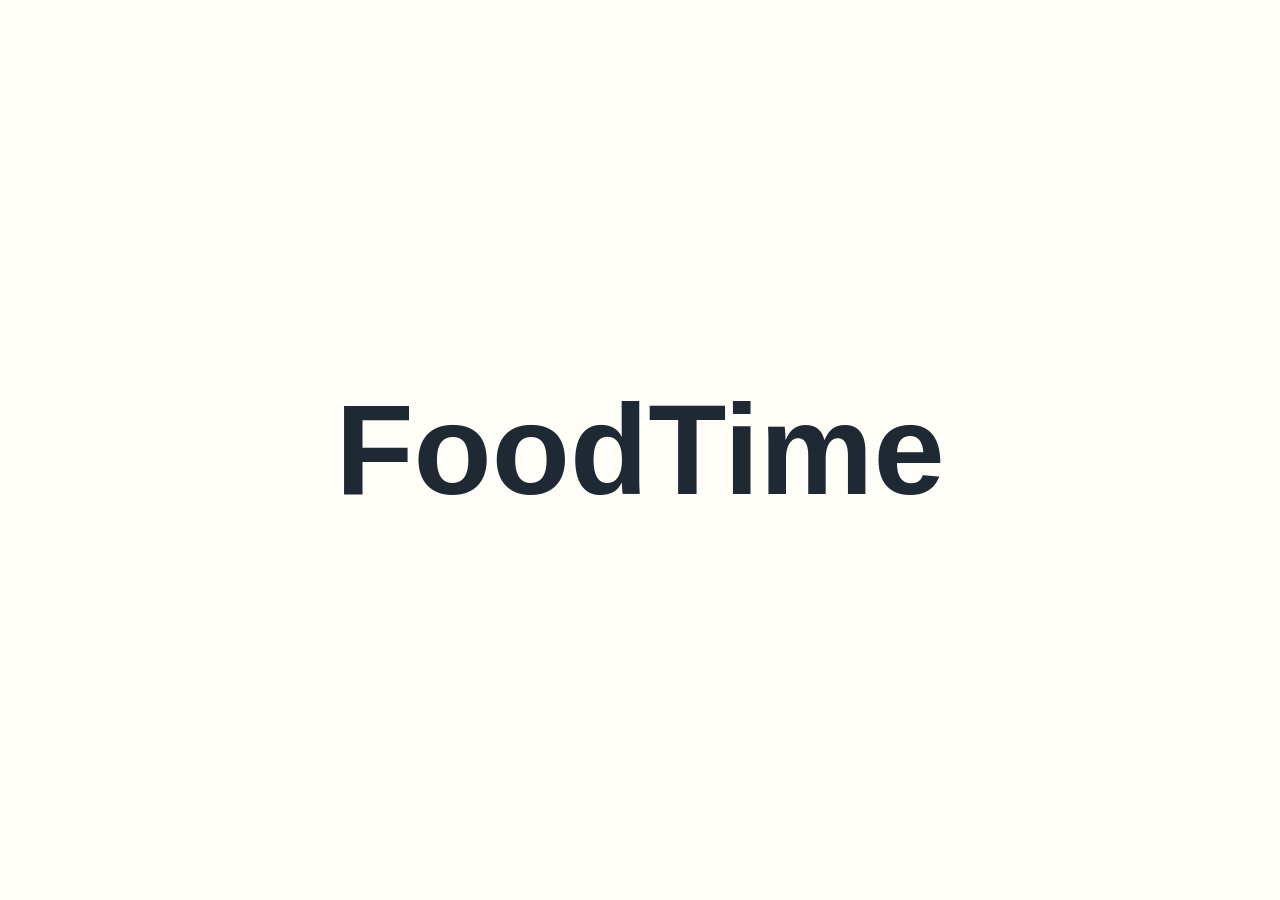
<file: index.html>
<!doctype html>
<html lang="zh-CN">
  <head>
    <meta charset="UTF-8" />
    <meta name="viewport" content="width=device-width, initial-scale=1.0" />
    <title>FoodTime</title>
    <style>
      :root {
        color-scheme: light;
        font-family:
          Inter, "Segoe UI", "PingFang SC", "Microsoft YaHei", Arial,
          sans-serif;
        color: #1f2933;
        background: #fffdf8;
      }

      * {
        box-sizing: border-box;
      }

      body {
        min-height: 100vh;
        margin: 0;
        display: grid;
        place-items: center;
      }

      h1 {
        margin: 0;
        font-size: clamp(3rem, 12vw, 8rem);
        font-weight: 800;
        line-height: 1;
        letter-spacing: 0;
      }
    </style>
  </head>
  <body>
    <main aria-label="Project name">
      <h1>FoodTime</h1>
    </main>
  </body>
</html>
</file>
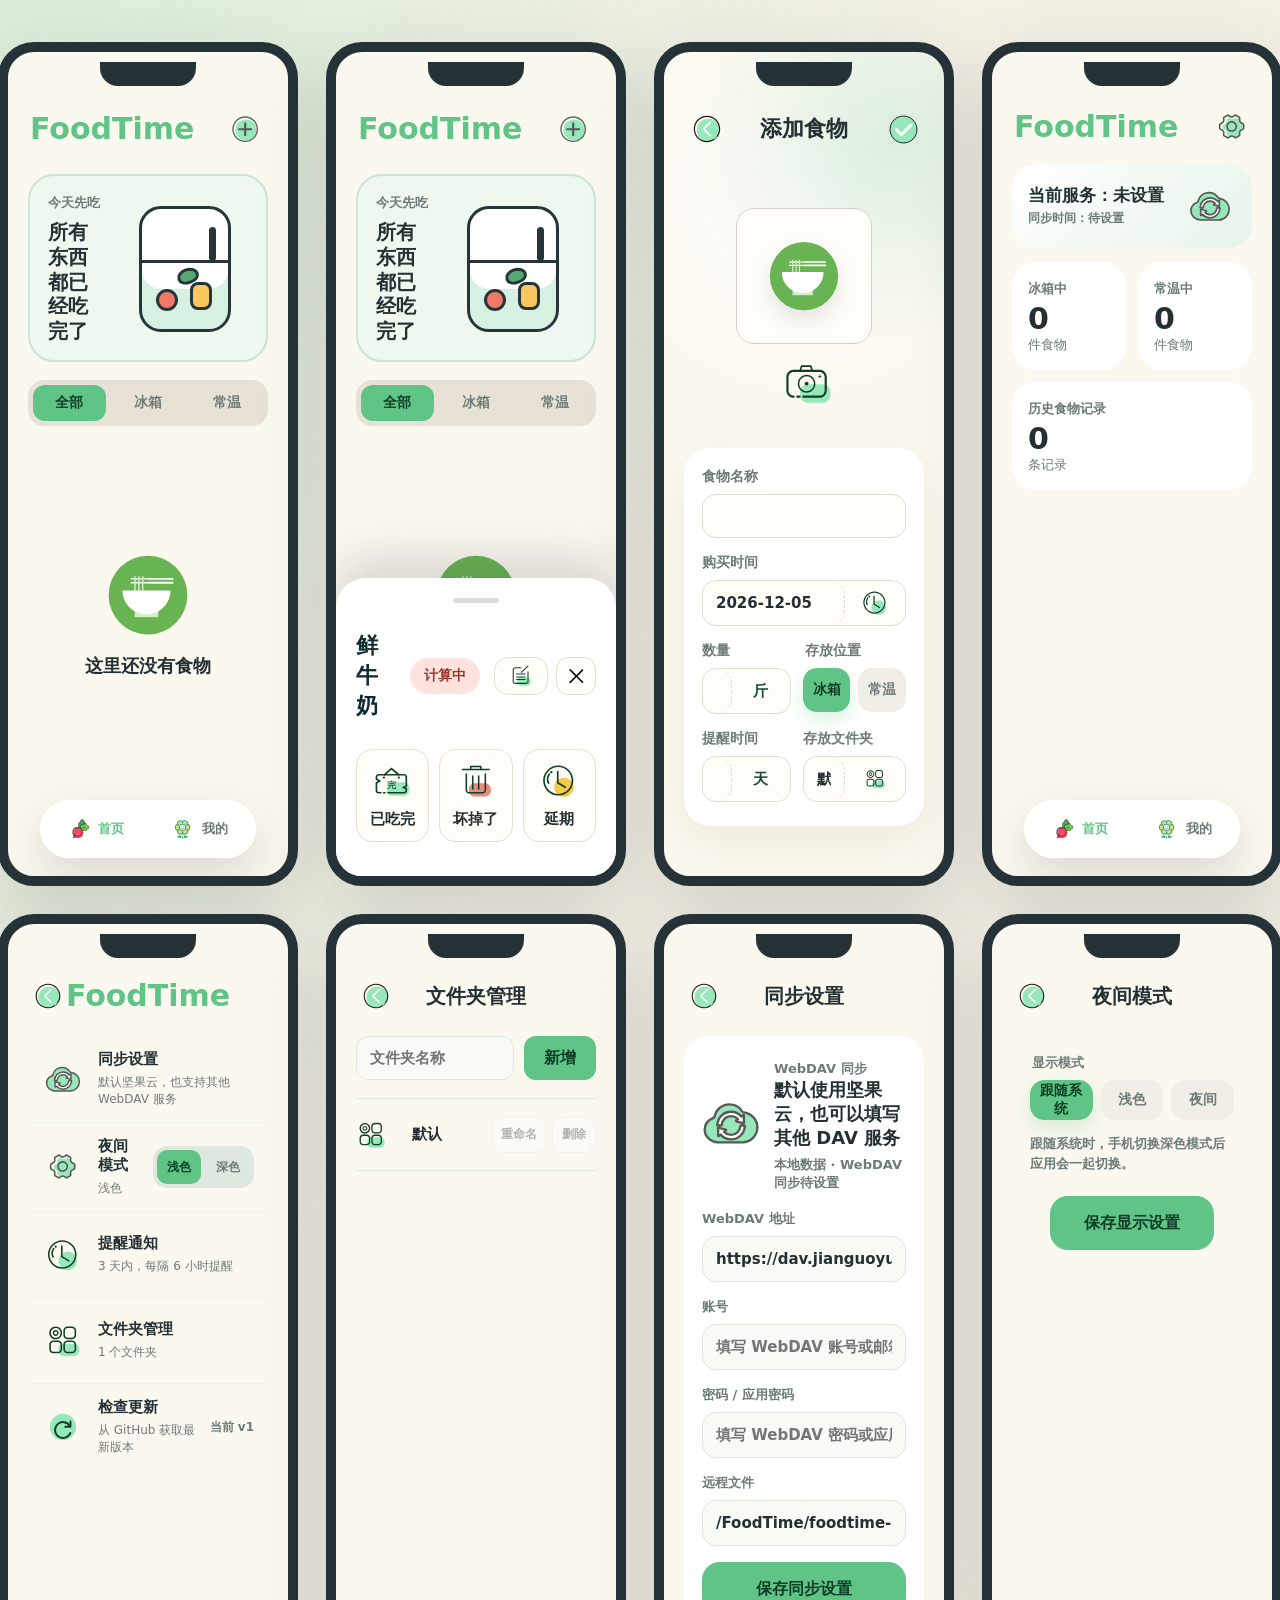
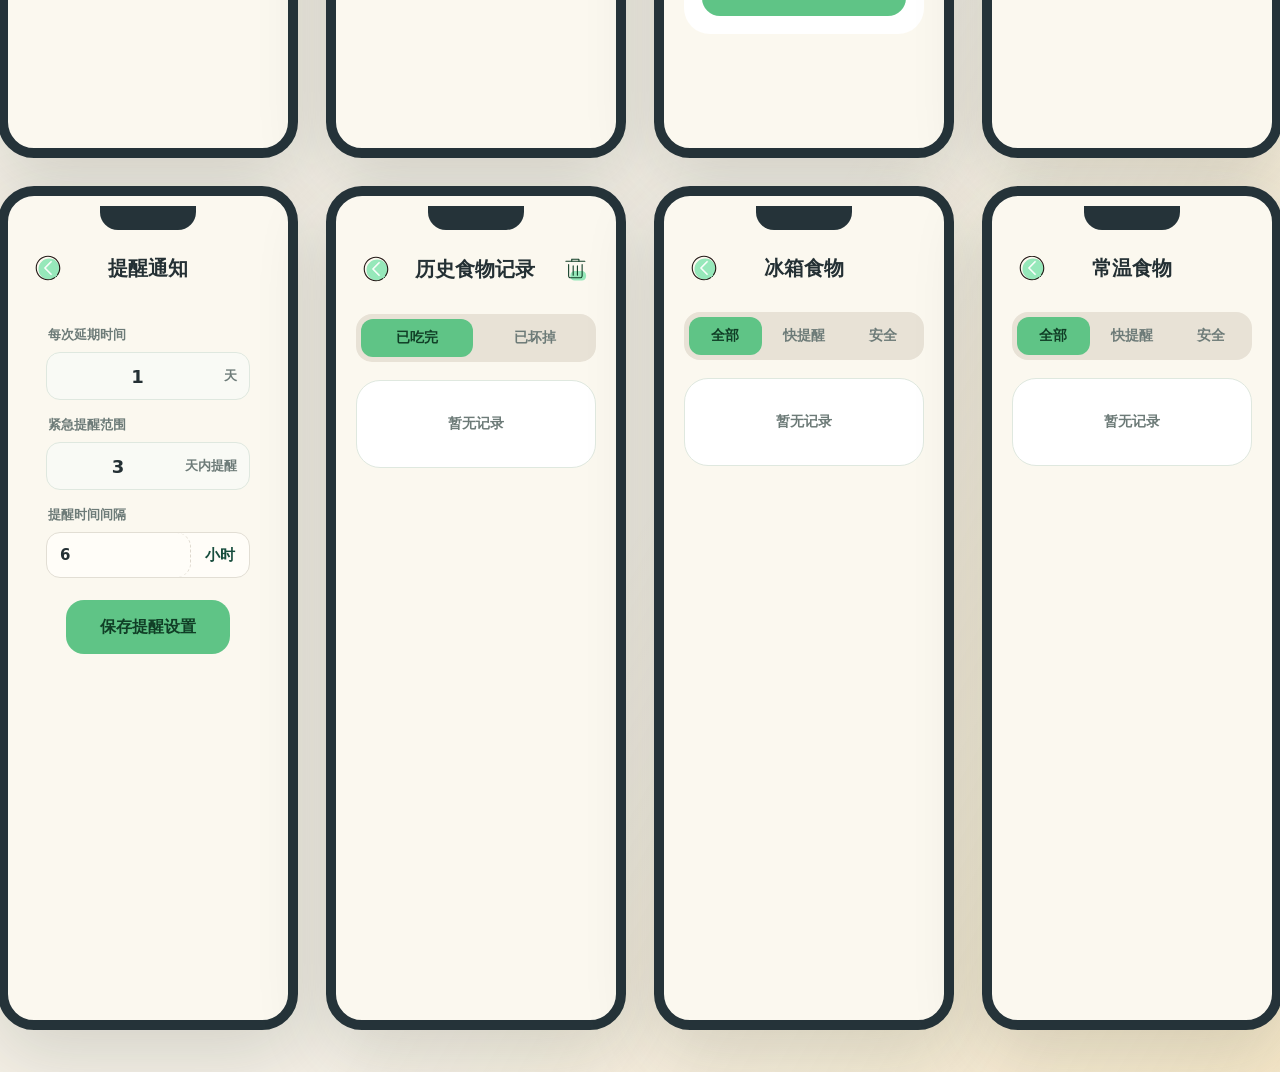
<file: app/src/main/assets/index.html>
<!doctype html>
<html lang="zh-CN">
  <head>
    <meta charset="UTF-8" />
    <meta name="viewport" content="width=device-width, initial-scale=1.0" />
    <title>FoodTime 食物期限管理原型</title>
    <link rel="stylesheet" href="styles.css?v=20260711-type-class-v7" />
  </head>
  <body>
    <main class="board" aria-label="FoodTime static app prototype">
      <section class="phone phone-home is-active" aria-label="冰箱总览界面无弹窗状态">
        <header class="app-header">
          <div>
            <p class="eyebrow">FoodTime</p>
          </div>
          <button class="icon-button" aria-label="添加食物">
            <span class="plus-icon"></span>
          </button>
        </header>

        <section class="hero-panel">
          <div class="hero-copy">
            <p>今天先吃</p>
            <strong>所有东西都已经吃完了</strong>
          </div>
          <div class="fridge-illustration" aria-hidden="true">
            <div class="fridge-door">
              <span class="fridge-handle"></span>
              <span class="fruit fruit-a"></span>
              <span class="fruit fruit-b"></span>
              <span class="fruit fruit-c"></span>
            </div>
          </div>
        </section>

        <nav class="segmented" aria-label="食物区域">
          <button class="active">全部</button>
              <button>冰箱</button>
              <button>常温</button>
        </nav>

        <section class="home-folder-filter is-hidden" aria-label="首页文件夹筛选" aria-hidden="true">
          <div class="home-folder-options" hidden></div>
        </section>

        <section class="food-list is-empty" aria-label="食物列表">
          <article class="empty-row food-empty">
            <img class="empty-plate-icon" src="icons/meal-provided.svg" alt="" />
            <span>这里还没有食物</span>
          </article>
        </section>

        <footer class="tabbar" aria-label="底部导航">
          <span class="active">首页</span>
          <span>我的</span>
        </footer>
      </section>

      <section class="phone phone-home phone-home-sheet" aria-label="冰箱总览界面有弹窗状态">
        <header class="app-header">
          <div>
            <p class="eyebrow">FoodTime</p>
          </div>
          <button class="icon-button" aria-label="添加食物">
            <span class="plus-icon"></span>
          </button>
        </header>

        <section class="hero-panel">
          <div class="hero-copy">
            <p>今天先吃</p>
            <strong>所有东西都已经吃完了</strong>
          </div>
          <div class="fridge-illustration" aria-hidden="true">
            <div class="fridge-door">
              <span class="fridge-handle"></span>
              <span class="fruit fruit-a"></span>
              <span class="fruit fruit-b"></span>
              <span class="fruit fruit-c"></span>
            </div>
          </div>
        </section>

        <nav class="segmented" aria-label="食物区域">
          <button class="active">全部</button>
          <button>冰箱</button>
          <button>常温</button>
        </nav>

        <section class="home-folder-filter is-hidden" aria-label="首页文件夹筛选" aria-hidden="true">
          <div class="home-folder-options" hidden></div>
        </section>

        <section class="food-list is-empty" aria-label="食物列表">
          <article class="empty-row food-empty">
            <img class="empty-plate-icon" src="icons/meal-provided.svg" alt="" />
            <span>这里还没有食物</span>
          </article>
        </section>

        <section class="action-sheet" aria-label="食物操作面板">
          <span class="sheet-handle"></span>
          <header>
            <div>
              <div class="sheet-title-row">
                <h2>鲜牛奶</h2>
                <span>计算中</span>
              </div>
            </div>
            <div class="sheet-top-actions">
              <button class="sheet-edit-action" type="button" data-sheet-action="edit" aria-label="编辑食物">
                <span class="sheet-icon edit"></span>
              </button>
              <button class="sheet-close" aria-label="关闭操作面板">
                <span class="close-icon"></span>
              </button>
            </div>
          </header>
          <div class="sheet-actions">
            <button type="button" data-sheet-action="eaten">
              <span class="sheet-icon eaten"></span>
              <strong>已吃完</strong>
            </button>
            <button type="button" data-sheet-action="spoiled">
              <span class="sheet-icon spoiled"></span>
              <strong>坏掉了</strong>
            </button>
            <button type="button" data-sheet-action="delay">
              <span class="sheet-icon delay"></span>
              <strong>延期</strong>
            </button>
          </div>
        </section>

        <footer class="tabbar" aria-label="底部导航">
          <span class="active">首页</span>
          <span>我的</span>
        </footer>
      </section>

      <section class="phone phone-add" aria-label="添加食物界面">
        <header class="sub-header add-header">
          <button class="back-button" aria-label="返回"></button>
          <h1>添加食物</h1>
          <button class="confirm-add-button" type="button" aria-label="保存食物">
            <img src="icon/正确.svg" alt="" />
          </button>
        </header>

        <section class="photo-area is-icon-preview" style="--preview-icon: url('icons/meal-provided.svg')">
          <div class="plate-illustration" aria-hidden="true">
            <span class="photo-shelf"></span>
            <span class="plate"></span>
            <span class="milk-carton"></span>
            <span class="chicken-piece"></span>
            <span class="meat-piece"></span>
            <span class="tomato"></span>
            <span class="leaf"></span>
            <span class="bread"></span>
            <span class="greens"></span>
            <span class="egg"></span>
          </div>
          <input class="camera-input" type="file" accept="image/*" capture="environment" aria-label="拍摄食物照片" hidden />
          <button aria-label="拍照"><img class="button-icon" src="icon/相机.svg" alt="" /></button>
        </section>

        <form class="form-panel add-form-panel">
          <label class="form-field form-field-full">
            <span>食物名称</span>
            <input value="" aria-label="食物名称" />
          </label>

          <label class="form-field form-field-full">
            <span>购买时间</span>
            <div class="field-control field-control-action">
              <input type="text" value="" inputmode="numeric" aria-label="购买时间" readonly />
              <button class="field-icon-button date-picker-button" type="button" aria-label="选择购买时间">
                <img src="icon/时间.svg" alt="" />
              </button>
            </div>
            <input class="native-date-input" type="date" aria-label="原生购买时间选择" hidden />
          </label>

          <div class="form-row">
            <label class="form-field quantity-field">
              <span>数量</span>
              <div class="field-control split-control">
                <input class="quantity-input" value="" inputmode="decimal" aria-label="数量" />
                <input type="hidden" value="斤" aria-label="数量单位" />
                <button class="unit-picker-button" type="button" aria-label="选择数量单位">
                  <span class="unit-picker-label">斤</span>
                </button>
              </div>
            </label>

            <fieldset class="storage-field">
              <legend>存放位置</legend>
              <div class="chips storage-chips">
              <button type="button" class="active">冰箱</button>
              <button type="button">常温</button>
              </div>
            </fieldset>
          </div>

          <div class="form-row">
            <label class="form-field reminder-field">
              <span>提醒时间</span>
              <div class="field-control split-control">
                <input class="reminder-input" value="" inputmode="decimal" aria-label="提醒数值" />
                <input type="hidden" value="天" aria-label="提醒单位" />
                <button class="reminder-unit-picker-button" type="button" aria-label="选择提醒单位">
                  <span class="reminder-unit-picker-label">天</span>
                </button>
              </div>
            </label>

            <label class="form-field folder-field">
              <span>存放文件夹</span>
              <div class="field-control field-control-action">
                <input value="默认" maxlength="5" aria-label="存放文件夹" />
                <button class="field-icon-button folder-more-button" type="button" aria-label="更多存放文件夹">
                  <img src="icon/更多.svg" alt="" />
                </button>
              </div>
            </label>
          </div>
        </form>

        <section class="unit-modal is-hidden" aria-label="选择数量单位" aria-hidden="true">
          <div class="unit-dialog" role="dialog" aria-modal="true" aria-labelledby="unit-dialog-title">
            <header>
              <h2 id="unit-dialog-title">选择单位</h2>
              <button class="unit-modal-close" type="button" aria-label="关闭单位选择">
                <img src="icons/close.svg" alt="" />
              </button>
            </header>
            <div class="unit-option-grid">
              <button type="button" data-value="斤">斤</button>
              <button type="button" data-value="个">个</button>
              <button type="button" data-value="袋">袋</button>
              <button type="button" data-value="盒">盒</button>
              <button type="button" data-value="瓶">瓶</button>
              <button type="button" data-value="包">包</button>
            </div>
          </div>
        </section>

        <section class="reminder-unit-modal is-hidden" aria-label="选择提醒单位" aria-hidden="true">
          <div class="unit-dialog" role="dialog" aria-modal="true" aria-labelledby="reminder-unit-dialog-title">
            <header>
              <h2 id="reminder-unit-dialog-title">选择提醒单位</h2>
              <button class="unit-modal-close" type="button" aria-label="关闭提醒单位选择">
                <img src="icons/close.svg" alt="" />
              </button>
            </header>
            <div class="unit-option-grid reminder-unit-option-grid">
              <button type="button" data-value="分钟">分钟</button>
              <button type="button" data-value="小时">小时</button>
              <button type="button" data-value="天">天</button>
              <button type="button" data-value="星期">星期</button>
              <button type="button" data-value="月">月</button>
            </div>
          </div>
        </section>

        <section class="folder-modal is-hidden" aria-label="选择存放文件夹" aria-hidden="true">
          <div class="unit-dialog" role="dialog" aria-modal="true" aria-labelledby="folder-dialog-title">
            <header>
              <h2 id="folder-dialog-title">选择存放文件夹</h2>
              <button class="unit-modal-close" type="button" aria-label="关闭文件夹选择">
                <img src="icons/close.svg" alt="" />
              </button>
            </header>
            <div class="unit-option-grid folder-option-grid"></div>
          </div>
        </section>
      </section>

      <section class="phone phone-stats is-paused" aria-label="统计界面">
        <header class="sub-header">
          <button class="back-button" aria-label="返回"></button>
          <h1>统计</h1>
          <span></span>
        </header>

        <section class="stats-hero">
          <div>
            <p>本周节省</p>
            <strong>7 件食物按时处理</strong>
          </div>
          <div class="chart-illustration" aria-hidden="true">
            <span class="chart-plate"></span>
            <span class="chart-bar bar-a"></span>
            <span class="chart-bar bar-b"></span>
            <span class="chart-bar bar-c"></span>
          </div>
        </section>

        <section class="stats-grid" aria-label="统计摘要">
          <article>
            <span>冰箱中</span>
            <strong>12</strong>
            <p>件食物</p>
          </article>
          <article>
            <span>常温中</span>
            <strong>3</strong>
            <p>件食物</p>
          </article>
          <article class="history-card">
            <span>历史食物记录</span>
            <strong>28</strong>
            <p>条记录</p>
          </article>
        </section>

        <footer class="tabbar" aria-label="底部导航">
          <span>首页</span>
          <span class="active">我的</span>
        </footer>
      </section>

      <section class="phone phone-profile" aria-label="我的界面">
        <header class="app-header profile-header">
          <div>
            <p class="eyebrow">FoodTime</p>
          </div>
          <button class="settings-button" aria-label="设置">
            <img class="settings-icon-img" src="icons/settings-provided.svg" alt="" />
          </button>
        </header>

        <section class="profile-sync-card sync-entry" aria-label="同步状态">
          <div class="sync-card-copy">
            <strong class="sync-service-text">当前服务：未设置</strong>
            <p class="sync-time-text">同步时间：未同步</p>
          </div>
          <button class="sync-now-button" type="button" aria-label="立即同步">
            <img class="sync-button-icon" src="icons/sync-cloud-provided.svg" alt="" />
          </button>
        </section>

        <section class="stats-grid" aria-label="我的统计摘要">
          <article>
            <span>冰箱中</span>
            <strong>12</strong>
            <p>件食物</p>
          </article>
          <article>
            <span>常温中</span>
            <strong>3</strong>
            <p>件食物</p>
          </article>
          <article class="history-card">
            <span>历史食物记录</span>
            <strong>28</strong>
            <p>条记录</p>
          </article>
        </section>

        <footer class="tabbar" aria-label="底部导航">
          <span>首页</span>
          <span class="active">我的</span>
        </footer>
      </section>

      <section class="phone phone-settings" aria-label="设置界面">
        <header class="sub-header settings-header">
          <button class="back-button" aria-label="返回"></button>
          <p class="eyebrow">FoodTime</p>
          <span></span>
        </header>

        <section class="setting-list settings-menu" aria-label="设置列表">
          <button class="setting-row sync-settings-button" type="button">
            <div class="setting-dot cloud-dot"></div>
            <div class="setting-copy">
              <h2>同步设置</h2>
              <p>默认坚果云，也支持其他 WebDAV 服务</p>
            </div>
          </button>
          <div class="setting-row theme-settings-row">
            <div class="setting-dot theme-dot"></div>
            <div class="setting-copy">
              <h2>夜间模式</h2>
              <p class="theme-summary-text">浅色</p>
            </div>
            <div class="theme-inline-options" aria-label="显示模式">
              <button type="button" data-theme-mode="light">浅色</button>
              <button type="button" data-theme-mode="dark">深色</button>
            </div>
          </div>
          <button class="setting-row notification-settings-button" type="button">
            <div class="setting-dot notice-dot"></div>
            <div class="setting-copy">
              <h2>提醒通知</h2>
              <p class="notification-summary-text">3 天内，每隔 6 小时提醒</p>
            </div>
          </button>
          <button class="setting-row folder-settings-button" type="button">
            <div class="setting-dot folder-dot"></div>
            <div class="setting-copy">
              <h2>文件夹管理</h2>
              <p class="folder-summary-text">1 个文件夹</p>
            </div>
          </button>
          <button class="setting-row update-check-button" type="button">
            <div class="setting-dot update-dot"></div>
            <div class="setting-copy">
              <h2>检查更新</h2>
              <p>从 GitHub 获取最新版本</p>
            </div>
            <span class="setting-meta update-version-text">当前 v1</span>
          </button>
        </section>

        <section class="update-modal is-hidden" aria-label="软件更新" aria-hidden="true">
          <div class="unit-dialog update-dialog" role="dialog" aria-modal="true" aria-labelledby="update-dialog-title">
            <header>
              <div>
                <h2 id="update-dialog-title">检查更新</h2>
                <p class="update-dialog-message">正在获取最新版本信息...</p>
              </div>
              <button class="unit-modal-close update-modal-close" type="button" aria-label="关闭更新提示">
                <img src="icons/close.svg" alt="" />
              </button>
            </header>
            <div class="update-actions">
              <button class="update-later-action" type="button">暂不更新</button>
              <button class="update-download-action" type="button">前往下载</button>
            </div>
          </div>
        </section>
      </section>

      <section class="phone phone-folder-settings" aria-label="文件夹管理界面">
        <header class="sub-header">
          <button class="back-button" aria-label="返回"></button>
          <h1>文件夹管理</h1>
          <span></span>
        </header>

        <section class="folder-manager-panel">
          <div class="folder-create-row">
            <input maxlength="5" aria-label="新文件夹名称" placeholder="文件夹名称" />
            <button class="folder-add-action" type="button">新增</button>
          </div>
          <div class="folder-manage-list" aria-label="当前文件夹"></div>
        </section>
      </section>

      <section class="phone phone-sync-settings" aria-label="同步设置界面">
        <header class="sub-header">
          <button class="back-button" aria-label="返回"></button>
          <h1>同步设置</h1>
          <span></span>
        </header>

        <section class="sync-panel">
          <div class="sync-hero">
            <img class="sync-icon-img sync-hero-icon" src="icons/sync-cloud-provided.svg" alt="" />
            <div>
              <p>WebDAV 同步</p>
              <strong>默认使用坚果云，也可以填写其他 DAV 服务</strong>
              <p class="sync-status-text">填写后保存，后续修改会自动同步</p>
            </div>
          </div>

          <label>
            WebDAV 地址
            <input value="https://dav.jianguoyun.com/dav/" aria-label="WebDAV 地址" />
          </label>
          <label>
            账号
            <input placeholder="填写 WebDAV 账号或邮箱" aria-label="WebDAV 账号" />
          </label>
          <label>
            密码 / 应用密码
            <input type="password" placeholder="填写 WebDAV 密码或应用密码" aria-label="WebDAV 密码" />
          </label>
          <label>
            远程文件
            <input value="/FoodTime/foodtime-data.json" aria-label="同步远程文件" />
          </label>

          <button class="primary-action sync-save-action">保存同步设置</button>
        </section>
      </section>

      <section class="phone phone-theme-settings" aria-label="夜间模式设置界面">
        <header class="sub-header">
          <button class="back-button" aria-label="返回"></button>
          <h1>夜间模式</h1>
          <span></span>
        </header>

        <section class="setting-list settings-form">
          <fieldset>
            <legend>显示模式</legend>
            <div class="chips theme-options" aria-label="显示模式">
              <button type="button" class="active" data-theme-mode="system">跟随系统</button>
              <button type="button" data-theme-mode="light">浅色</button>
              <button type="button" data-theme-mode="dark">夜间</button>
            </div>
          </fieldset>
          <p class="settings-hint">跟随系统时，手机切换深色模式后应用会一起切换。</p>
          <button class="primary-action theme-save-action">保存显示设置</button>
        </section>
      </section>

      <section class="phone phone-notification-settings" aria-label="提醒通知设置界面">
        <header class="sub-header">
          <button class="back-button" aria-label="返回"></button>
          <h1>提醒通知</h1>
          <span></span>
        </header>

        <section class="setting-list settings-form">
          <fieldset>
            <legend>每次延期时间</legend>
            <label class="inline-number-field">
              <input type="number" value="1" min="1" max="30" inputmode="numeric" aria-label="延期天数" />
              <span>天</span>
            </label>
          </fieldset>
          <fieldset>
            <legend>紧急提醒范围</legend>
            <label class="inline-number-field">
              <input type="number" value="3" min="1" max="30" inputmode="numeric" aria-label="紧急提醒天数" />
              <span>天内提醒</span>
            </label>
          </fieldset>
          <fieldset>
            <legend>提醒时间间隔</legend>
            <div class="field-control split-control notification-interval-control">
              <input type="number" value="6" min="1" max="9999" inputmode="decimal" aria-label="提醒间隔数值" />
              <input type="hidden" value="小时" aria-label="提醒间隔单位" />
              <button class="notification-interval-unit-picker-button" type="button" aria-label="选择提醒间隔单位">
                <span class="notification-interval-unit-label">小时</span>
              </button>
            </div>
          </fieldset>
          <button class="primary-action notification-save-action">保存提醒设置</button>
        </section>

        <section class="reminder-unit-modal notification-interval-unit-modal is-hidden" aria-label="选择提醒间隔单位" aria-hidden="true">
          <div class="unit-dialog" role="dialog" aria-modal="true" aria-labelledby="notification-interval-unit-title">
            <header>
              <h2 id="notification-interval-unit-title">选择时间单位</h2>
              <button class="notification-interval-modal-close" type="button" aria-label="关闭提醒间隔单位选择">
                <img src="icons/close.svg" alt="" />
              </button>
            </header>
            <div class="unit-option-grid notification-interval-unit-option-grid">
              <button type="button" data-value="分钟">分钟</button>
              <button type="button" data-value="小时">小时</button>
              <button type="button" data-value="天">天</button>
              <button type="button" data-value="星期">星期</button>
              <button type="button" data-value="月">月</button>
            </div>
          </div>
        </section>
      </section>

      <section class="phone phone-history" aria-label="历史食物记录界面">
        <header class="sub-header">
          <button class="back-button" aria-label="返回"></button>
          <h1>历史食物记录</h1>
          <button class="history-clear-action history-clear-icon-action" type="button" aria-label="清除本地和云端数据">
            <img src="icon/删除.svg" alt="" />
          </button>
        </header>

        <nav class="history-filters" aria-label="历史记录筛选">
          <button class="active">已吃完</button>
          <button>已坏掉</button>
        </nav>

        <section class="history-list" aria-label="过往食物列表">
          <article>
            <div class="food-thumb berry"></div>
            <div>
              <h2>草莓</h2>
              <p>手动标记，6 月 21 日吃完</p>
            </div>
            <button class="restore-action" type="button">还原</button>
          </article>
          <article>
            <div class="food-thumb chicken"></div>
            <div>
              <h2>鱼肉</h2>
              <p>冷藏 3 天后坏掉</p>
            </div>
            <button class="restore-action" type="button">还原</button>
          </article>
        </section>

        <section class="confirm-modal history-clear-modal is-hidden" aria-label="确认删除数据" aria-hidden="true">
          <div class="confirm-dialog" role="dialog" aria-modal="true" aria-labelledby="history-clear-title">
            <div class="confirm-icon">
              <img src="icon/删除.svg" alt="" />
            </div>
            <h2 id="history-clear-title">是否删除全部数据？</h2>
            <p>本地食物记录会被清空，同步后云端数据也会被清空。</p>
            <div class="confirm-actions">
              <button class="confirm-cancel-action" type="button">取消</button>
              <button class="confirm-delete-action" type="button">删除</button>
            </div>
          </div>
        </section>
      </section>

      <section class="phone phone-fridge-records" aria-label="冰箱食物界面">
        <header class="sub-header">
          <button class="back-button" aria-label="返回"></button>
          <h1>冰箱食物</h1>
          <span></span>
        </header>

        <nav class="history-filters" aria-label="冰箱食物筛选">
          <button class="active">全部</button>
          <button>快提醒</button>
          <button>安全</button>
        </nav>

        <section class="history-list" aria-label="冰箱食物列表">
          <article>
            <div class="food-thumb milk"></div>
            <div>
              <h2>鲜牛奶</h2>
              <p>冰箱中，已存 2 天</p>
            </div>
            <strong class="record-state storing">计算中</strong>
          </article>
          <article>
            <div class="food-thumb chicken"></div>
            <div>
              <h2>鸡胸肉</h2>
              <p>冰箱中，已存 1 天</p>
            </div>
            <strong class="record-state storing">安全</strong>
          </article>
          <article>
            <div class="food-thumb berry"></div>
            <div>
              <h2>蓝莓</h2>
              <p>冰箱中，已存 3 天</p>
            </div>
            <strong class="record-state spoiled">需处理</strong>
          </article>
          <article>
            <div class="food-thumb milk"></div>
            <div>
              <h2>酸奶</h2>
              <p>冰箱中，已存 1 天</p>
            </div>
            <strong class="record-state storing">安全</strong>
          </article>
        </section>
      </section>

      <section class="phone phone-room-records" aria-label="常温食物界面">
        <header class="sub-header">
          <button class="back-button" aria-label="返回"></button>
          <h1>常温食物</h1>
          <span></span>
        </header>

        <nav class="history-filters" aria-label="常温食物筛选">
          <button class="active">全部</button>
          <button>快提醒</button>
          <button>安全</button>
        </nav>

        <section class="history-list" aria-label="常温食物列表">
          <article>
            <div class="food-thumb berry"></div>
            <div>
              <h2>香蕉</h2>
              <p>常温中，已存 2 天</p>
            </div>
            <strong class="record-state storing">安全</strong>
          </article>
          <article>
            <div class="food-thumb chicken"></div>
            <div>
              <h2>面包</h2>
              <p>常温中，已存 3 天</p>
            </div>
            <strong class="record-state spoiled">需处理</strong>
          </article>
          <article>
            <div class="food-thumb berry"></div>
            <div>
              <h2>苹果</h2>
              <p>常温中，已存 1 天</p>
            </div>
            <strong class="record-state storing">安全</strong>
          </article>
          <article>
            <div class="food-thumb milk"></div>
            <div>
              <h2>燕麦</h2>
              <p>常温中，已存 5 天</p>
            </div>
            <strong class="record-state eaten">长期</strong>
          </article>
        </section>
      </section>
    </main>
    <script src="app.js?v=20260711-type-class-v7"></script>
  </body>
</html>
</file>
<file: app/src/main/assets/styles.css>
:root {
  --ink: #243034;
  --muted: #6d7b78;
  --line: #dfe8df;
  --paper: #fbf8ef;
  --surface: #ffffff;
  --mint: #5fc486;
  --mint-dark: #5fc486;
  --leaf: #57a773;
  --coral: #f07867;
  --yellow: #f8c85f;
  --blue: #78abd4;
  --lavender: #aaa0d8;
  --shadow: 0 24px 70px rgba(39, 57, 50, 0.16);
  --chevron-icon: url("icons/chevron-down.svg");
  font-family:
    Inter, "PingFang SC", "Microsoft YaHei", system-ui, -apple-system, sans-serif;
}

html.theme-dark,
html.theme-system-dark {
  --ink: #edf5f1;
  --muted: #a8bbb4;
  --line: #31443d;
  --paper: #101917;
  --surface: #182521;
  --mint: #5fc486;
  --mint-dark: #5fc486;
  --shadow: 0 24px 70px rgba(0, 0, 0, 0.38);
}

@media (prefers-color-scheme: dark) {
  html.theme-system {
    --ink: #edf5f1;
    --muted: #a8bbb4;
    --line: #31443d;
    --paper: #101917;
    --surface: #182521;
    --mint: #5fc486;
    --mint-dark: #5fc486;
    --shadow: 0 24px 70px rgba(0, 0, 0, 0.38);
  }
}

* {
  box-sizing: border-box;
}

body {
  margin: 0;
  min-height: 100vh;
  color: var(--ink);
  background:
    linear-gradient(120deg, rgba(150, 232, 186, 0.28), transparent 36%),
    linear-gradient(300deg, rgba(248, 200, 95, 0.22), transparent 34%),
    #f5f0e6;
}

button,
input,
select {
  font: inherit;
}

button {
  border: 0;
  cursor: default;
}

.icon-button,
.back-button,
.settings-button,
.row-action,
.sheet-close,
.sheet-edit-action,
.sheet-actions button,
.segmented button,
.home-folder-toggle,
.home-folder-options button,
.storage-chips button,
.stepper button,
.primary-action,
.setting-row[type="button"],
.tabbar span,
.stats-grid article,
.history-filters button,
.history-clear-action,
.sync-entry,
.sync-now-button,
.photo-area > button,
.field-icon-button,
.unit-picker-button,
.reminder-unit-picker-button,
.notification-interval-unit-picker-button,
.theme-inline-options button,
.unit-modal-close,
.notification-interval-modal-close,
.unit-option-grid button {
  cursor: pointer;
}

button,
.tabbar span,
.stats-grid article,
.sync-entry {
  touch-action: manipulation;
  -webkit-tap-highlight-color: transparent;
  transition: transform 80ms ease, filter 80ms ease;
}

button:active,
.tabbar span:active,
.stats-grid article:active,
.sync-entry:active {
  transform: scale(0.97);
  filter: brightness(0.97);
}

@media (prefers-reduced-motion: reduce) {
  button,
  .tabbar span,
  .stats-grid article,
  .sync-entry {
    transition: none;
  }
}

.board {
  display: grid;
  grid-template-columns: repeat(4, minmax(300px, 390px));
  gap: 28px;
  align-items: start;
  justify-content: center;
  min-height: 100vh;
  padding: 42px 28px;
}

.phone {
  position: relative;
  width: min(390px, 100%);
  min-height: 844px;
  overflow: hidden;
  border: 10px solid #253339;
  border-radius: 36px;
  background: var(--paper);
  box-shadow: var(--shadow);
}

.phone::before {
  content: "";
  position: absolute;
  top: 10px;
  left: 50%;
  z-index: 3;
  width: 96px;
  height: 24px;
  transform: translateX(-50%);
  border-radius: 0 0 18px 18px;
  background: #253339;
}

.phone.is-paused {
  display: none;
}

.app-header,
.sub-header {
  display: flex;
  align-items: center;
  justify-content: space-between;
  padding: 54px 22px 22px;
}

.app-header h1,
.sub-header h1 {
  margin: 0;
  font-size: 28px;
  line-height: 1.1;
  letter-spacing: 0;
}

.sub-header h1 {
  font-size: 20px;
}

.sub-header > span:last-child {
  display: block;
  width: 36px;
  height: 36px;
}

.confirm-add-button {
  display: grid;
  width: 42px;
  height: 42px;
  place-items: center;
  border: 0;
  background: transparent;
}

.confirm-add-button img {
  display: block;
  width: 34px;
  height: 34px;
  object-fit: contain;
}

.eyebrow {
  margin: 0;
  color: var(--mint-dark);
  font-size: 30px;
  line-height: 1.08;
  font-weight: 900;
  letter-spacing: 0;
}

.icon-button {
  display: grid;
  width: 46px;
  height: 46px;
  place-items: center;
  border-radius: 0;
  background: transparent;
}

.plus-icon,
.back-button {
  position: relative;
  display: block;
}

.plus-icon {
  width: 38px;
  height: 38px;
  border: 0;
  border-radius: 0;
  background: url("icons/add-provided.svg") center / contain no-repeat;
}

.back-button {
  width: 36px;
  height: 36px;
  border: 0;
  border-radius: 0;
  background: transparent;
}

.back-button::before {
  content: "";
  position: absolute;
  inset: 4px;
  background: url("icon/返回7.svg") center / contain no-repeat;
}

.hero-panel {
  display: grid;
  grid-template-columns: 1fr 126px;
  gap: 16px;
  align-items: center;
  margin: 0 20px 18px;
  padding: 18px 18px 16px;
  border: 2px solid #cae5d4;
  border-radius: 26px;
  background: #eef8ee;
}

.hero-copy p,
.reminder-hero p,
.preview-card p {
  margin: 0 0 8px;
  color: var(--muted);
  font-size: 13px;
  font-weight: 700;
}

.hero-copy strong,
.reminder-hero strong,
.preview-card strong {
  display: block;
  font-size: 20px;
  line-height: 1.24;
  letter-spacing: 0;
}

.fridge-illustration {
  display: grid;
  place-items: center;
  min-height: 136px;
}

.fridge-door {
  position: relative;
  width: 92px;
  height: 126px;
  border: 3px solid #26353a;
  border-radius: 22px;
  background: #ffffff;
  box-shadow: inset 0 -40px #d6f0e1;
}

.fridge-door::before {
  content: "";
  position: absolute;
  top: 51px;
  left: 0;
  width: 100%;
  border-top: 3px solid #26353a;
}

.fridge-handle {
  position: absolute;
  top: 18px;
  right: 12px;
  width: 7px;
  height: 34px;
  border-radius: 9px;
  background: #26353a;
}

.fruit,
.tomato,
.leaf,
.bread,
.spark {
  position: absolute;
  display: block;
}

.fruit-a {
  left: 14px;
  bottom: 18px;
  width: 22px;
  height: 22px;
  border: 3px solid #26353a;
  border-radius: 50%;
  background: var(--coral);
}

.fruit-b {
  right: 16px;
  bottom: 19px;
  width: 22px;
  height: 28px;
  border: 3px solid #26353a;
  border-radius: 8px;
  background: var(--yellow);
}

.fruit-c {
  left: 35px;
  bottom: 45px;
  width: 22px;
  height: 16px;
  transform: rotate(-18deg);
  border: 3px solid #26353a;
  border-radius: 50% 50% 45% 45%;
  background: var(--leaf);
}

.segmented {
  display: grid;
  grid-template-columns: repeat(3, 1fr);
  gap: 6px;
  margin: 0 20px 18px;
  padding: 5px;
  border-radius: 16px;
  background: #e8e2d6;
}

.segmented button,
.chips button {
  min-height: 36px;
  border-radius: 12px;
  color: var(--muted);
  background: transparent;
  font-size: 14px;
  font-weight: 800;
}

.segmented .active,
.chips .active {
  color: #103e26;
  background: var(--mint-dark);
}

.home-folder-filter {
  margin: -6px 20px 16px;
}

.home-folder-filter.is-hidden {
  display: none;
}

.home-folder-toggle {
  min-height: 34px;
  padding: 0 14px;
  border: 1px solid #ded8cd;
  border-radius: 999px;
  color: #376c58;
  background: #fffdf8;
  font-size: 13px;
  font-weight: 900;
}

.home-folder-toggle.active {
  color: #103e26;
  border-color: transparent;
  background: var(--mint-dark);
}

.home-folder-options {
  display: flex;
  flex-wrap: wrap;
  gap: 8px;
  margin-top: 0;
}

.home-folder-options button {
  min-height: 32px;
  padding: 0 12px;
  border-radius: 999px;
  color: var(--muted);
  background: #eee9df;
  font-size: 12px;
  font-weight: 900;
}

.home-folder-options button.active {
  color: #103e26;
  background: var(--mint-dark);
}

.food-list,
.setting-list {
  margin: 0 20px;
  overflow: visible;
  border: 0;
  border-radius: 0;
  background: transparent;
}

.food-list.is-empty {
  display: grid;
  min-height: 340px;
}

.food-row {
  display: grid;
  grid-template-columns: 54px minmax(0, 1fr) auto;
  align-items: center;
  column-gap: 12px;
  min-height: 86px;
  padding: 14px;
  border-bottom: 1px solid #edf1ea;
}

.setting-row {
  display: flex;
  align-items: center;
  min-height: 86px;
  padding: 14px;
  border-bottom: 1px solid #edf1ea;
}

.food-row:last-child,
.setting-row:last-child {
  border-bottom: 0;
}

.food-thumb {
  position: relative;
  display: grid;
  place-items: center;
  flex: 0 0 auto;
  width: 50px;
  height: 50px;
  margin-right: 0;
  border: 0;
  border-radius: 0;
  overflow: visible;
  background-color: transparent;
  background-position: center;
  background-repeat: no-repeat;
  background-size: 42px 42px;
}

.photo-thumb {
  overflow: hidden;
  border-radius: 14px;
}

.photo-thumb img {
  width: 100%;
  height: 100%;
  object-fit: cover;
}

.icon-thumb {
  display: flex;
  align-items: center;
  justify-content: center;
  overflow: hidden;
  contain: layout paint;
  isolation: isolate;
  background-color: transparent;
  background-image: var(--food-icon, none) !important;
  background-position: center !important;
  background-repeat: no-repeat !important;
  background-size: 44px 44px !important;
}

.icon-thumb img {
  position: static !important;
  inset: auto !important;
  display: block;
  flex: 0 0 44px;
  width: 44px !important;
  height: 44px !important;
  max-width: 44px;
  max-height: 44px;
  margin: 0 !important;
  object-fit: contain;
  object-position: center;
  transform: none !important;
}

.icon-thumb span {
  display: none;
  position: absolute;
  right: 4px;
  bottom: 3px;
  left: 4px;
  z-index: 2;
  overflow: hidden;
  border-radius: 999px;
  color: #26353a;
  background: rgba(255, 255, 255, 0.82);
  font-size: 10px;
  line-height: 15px;
  font-weight: 900;
  text-align: center;
  text-overflow: ellipsis;
  white-space: nowrap;
}

.text-thumb span {
  position: relative;
  z-index: 2;
  max-width: 44px;
  color: #26353a;
  font-size: 12px;
  line-height: 1.05;
  font-weight: 900;
  text-align: center;
}

.milk {
  background-color: transparent;
  background-image: url("icons/food-milk.svg");
}

.food-type-milk {
  background-color: transparent;
}

.berry {
  background-color: transparent;
  background-image: url("icons/food-berry.svg");
}

.food-type-berry {
  background-color: transparent;
}

.chicken {
  background-color: transparent;
  background-image: url("icons/food-meat.svg");
}

.food-type-chicken {
  background-color: transparent;
}

.bread-thumb,
.food-thumb.bread {
  background-color: transparent;
  background-image: url("icons/food-bread.svg");
}

.food-type-bread,
.food-type-meal {
  position: relative;
  background-color: transparent;
}

.food-info {
  min-width: 0;
  flex: 1;
}

.food-info h2,
.setting-row h2 {
  margin: 0 0 5px;
  font-size: 15px;
  letter-spacing: 0;
}

.food-info p,
.setting-row p {
  margin: 0;
  color: var(--muted);
  font-size: 12px;
}

.food-info p span {
  display: block;
  line-height: 1.32;
}

.food-detail-line {
  margin-top: 2px;
}

.food-state {
  padding: 8px 10px;
  border-radius: 999px;
  font-size: 11px;
  font-weight: 900;
  white-space: nowrap;
}

.food-actions {
  display: grid;
  grid-template-columns: max-content max-content;
  align-items: center;
  gap: 9px;
  flex: 0 0 auto;
  margin-left: 2px;
}

.row-action {
  min-height: 36px;
  padding: 8px 12px;
  border: 0;
  border-radius: 999px;
  color: #356b8f;
  background: #dff0ff;
  font-size: 12px;
  font-weight: 900;
  white-space: nowrap;
}

.urgent .food-state {
  color: #9d382e;
  background: #ffe2dd;
}

.soon .food-state {
  color: #815f00;
  background: #fff0bc;
}

.safe .food-state {
  color: #176848;
  background: #dcf2e4;
}

.primary-action {
  display: block;
  width: calc(100% - 40px);
  min-height: 54px;
  margin: 22px 20px 0;
  border-radius: 18px;
  color: #103e26;
  background: var(--mint-dark);
  font-size: 16px;
  font-weight: 900;
}

.phone-add {
  min-height: 844px;
  padding-bottom: 34px;
  background:
    radial-gradient(circle at 82% 11%, rgba(164, 218, 184, 0.36), transparent 26%),
    radial-gradient(circle at 50% 17%, rgba(255, 255, 255, 0.68), transparent 32%),
    var(--paper);
}

.phone-add > .primary-action {
  width: calc(100% - 88px);
  min-height: 48px;
  margin: 18px auto 32px;
  border: 0;
  border-radius: 16px;
  background: var(--mint-dark);
  box-shadow: none;
}

.tabbar {
  position: absolute;
  bottom: 18px;
  left: 50%;
  display: grid;
  grid-template-columns: repeat(2, 1fr);
  gap: 8px;
  width: calc(100% - 64px);
  max-width: 292px;
  padding: 8px;
  transform: translateX(-50%);
  border: 0;
  border-radius: 999px;
  background: rgba(255, 255, 255, 0.88);
  box-shadow: 0 18px 46px rgba(36, 48, 52, 0.16);
  backdrop-filter: blur(16px);
}

.tabbar span {
  display: flex;
  align-items: center;
  justify-content: center;
  gap: 6px;
  min-height: 42px;
  border-radius: 999px;
  color: var(--muted);
  font-size: 13px;
  font-weight: 800;
}

.tabbar span::before {
  content: "";
  display: block;
  width: 24px;
  height: 24px;
  background: var(--tab-icon) center / contain no-repeat;
}

.tabbar span:nth-child(1) {
  --tab-icon: url("icons/nav-home-radish.svg");
}

.tabbar span:nth-child(2) {
  --tab-icon: url("icons/nav-profile-active.svg");
}

.tabbar .active {
  color: var(--mint-dark);
  background: transparent;
  box-shadow: none;
}

.action-sheet {
  position: absolute;
  right: 0;
  bottom: 0;
  left: 0;
  z-index: 2;
  padding: 20px 20px 34px;
  border-radius: 30px 30px 0 0;
  background: #ffffff;
  box-shadow: 0 -18px 48px rgba(36, 48, 52, 0.18);
}

.sheet-handle {
  display: block;
  width: 46px;
  height: 5px;
  margin: 0 auto 28px;
  border-radius: 999px;
  background: #d8ddd7;
}

.action-sheet header {
  display: flex;
  align-items: center;
  justify-content: space-between;
  gap: 14px;
  margin-bottom: 28px;
}

.action-sheet p {
  margin: 0 0 5px;
  color: var(--muted);
  font-size: 12px;
  font-weight: 800;
}

.action-sheet h2 {
  margin: 0;
  color: #102a36;
  font-size: 22px;
  font-weight: 900;
}

.sheet-title-row {
  display: flex;
  align-items: center;
  gap: 12px;
}

.sheet-title-row span {
  flex: 0 0 auto;
  padding: 9px 14px;
  border-radius: 999px;
  color: #9d382e;
  background: #ffe2dd;
  font-size: 14px;
  font-weight: 900;
}

.sheet-top-actions {
  display: flex;
  align-items: center;
  gap: 8px;
}

.sheet-edit-action {
  display: grid;
  width: 54px;
  height: 38px;
  place-items: center;
  border: 1px solid #e5ded3;
  border-radius: 14px;
  background: #fffdf8;
}

.sheet-close {
  position: relative;
  display: grid;
  flex: 0 0 auto;
  width: 40px;
  height: 38px;
  place-items: center;
  border: 1px solid #e5ded3;
  border-radius: 12px;
  background: #fffdf8;
}

.close-icon {
  display: block;
  width: 20px;
  height: 20px;
  background: url("icons/close.svg") center / contain no-repeat;
}

.sheet-actions {
  display: grid;
  grid-template-columns: repeat(3, minmax(0, 1fr));
  gap: 10px;
}

.sheet-actions button {
  display: grid;
  align-content: center;
  justify-items: center;
  gap: 10px;
  min-height: 90px;
  padding: 12px 8px;
  border: 1px solid #e8dfd0;
  border-radius: 16px;
  color: var(--ink);
  background: #fffdf8;
  text-align: center;
}

.sheet-actions strong {
  display: block;
  font-size: 15px;
  font-weight: 900;
}

.sheet-icon {
  width: 38px;
  height: 38px;
  border: 0;
  border-radius: 0;
  background-position: center;
  background-repeat: no-repeat;
  background-size: contain;
}

.sheet-edit-action .sheet-icon {
  width: 24px;
  height: 24px;
}

.sheet-icon.eaten {
  background-color: transparent;
  background-image: url("icon/吃完.svg");
}

.sheet-icon.edit {
  background-color: transparent;
  background-image: url("icon/编辑.svg");
}

.sheet-icon.spoiled {
  background-color: transparent;
  background-image: url("icon/坏掉.svg");
}

.sheet-icon.delay {
  background-color: transparent;
  background-image: url("icon/延期.svg");
}

.photo-area {
  width: min(248px, calc(100% - 88px));
  margin: 18px auto 20px;
  padding: 24px 18px 18px;
  border: 0;
  border-radius: 24px;
  background: transparent;
  text-align: center;
}

.photo-area button {
  display: grid;
  width: 52px;
  height: 52px;
  margin: 14px auto 0;
  place-items: center;
  border-radius: 0;
  color: var(--ink);
  background: transparent;
  font-weight: 900;
}

.button-icon {
  display: block;
  width: 49.4px;
  height: 49.4px;
  object-fit: contain;
}

.photo-area.is-captured {
  background: transparent;
}

.photo-area.is-captured .plate-illustration {
  overflow: hidden;
  border: 1px solid #d2d0c8;
  border-radius: 18px;
  background: var(--captured-photo, #eef8ef) center / cover no-repeat;
}

.photo-area.is-captured .plate-illustration > span {
  display: none;
}

.photo-area.is-captured button {
  background: transparent;
}

.photo-area.is-icon-preview:not(.is-captured) .plate-illustration {
  overflow: hidden;
  border: 1px solid #d2d0c8;
  border-radius: 18px;
  background: #fffdf8;
}

.photo-area.is-icon-preview:not(.is-captured) .plate-illustration::before {
  content: "";
  position: absolute;
  top: 50%;
  left: 50%;
  z-index: 4;
  width: 78px;
  height: 78px;
  transform: translate(-50%, -50%);
  background: var(--preview-icon) center / contain no-repeat;
  filter: drop-shadow(0 10px 10px rgba(38, 53, 58, 0.12));
}

.photo-area.is-icon-preview:not(.is-captured) .plate-illustration::after {
  display: none;
}

.photo-area.is-icon-preview:not(.is-captured) .plate-illustration > span {
  display: none;
}

.plate-illustration {
  position: relative;
  width: 136px;
  height: 136px;
  margin: 0 auto;
  border: 1px solid #d2d0c8;
  border-radius: 18px;
  background: #fffdf8;
}

.photo-shelf {
  position: absolute;
  right: 8px;
  bottom: 11px;
  left: 8px;
  height: 20px;
  border: 3px solid #26353a;
  border-top: 0;
  border-radius: 0 0 38px 38px;
  background: #e8f4dc;
}

.plate {
  position: absolute;
  left: 44px;
  bottom: 20px;
  width: 152px;
  height: 46px;
  border: 3px solid #26353a;
  border-radius: 50%;
  background: #ffffff;
}

.tomato {
  left: 68px;
  bottom: 57px;
  width: 40px;
  height: 40px;
  border: 3px solid #26353a;
  border-radius: 50%;
  background: var(--coral);
}

.leaf {
  top: 32px;
  left: 96px;
  width: 32px;
  height: 17px;
  transform: rotate(-20deg);
  border: 3px solid #26353a;
  border-radius: 50% 0 50% 0;
  background: var(--leaf);
}

.bread {
  left: 106px;
  bottom: 55px;
  width: 45px;
  height: 52px;
  border: 3px solid #26353a;
  border-radius: 22px 22px 12px 12px;
  background: #edbe6b;
}

.milk-carton {
  position: absolute;
  left: 19px;
  bottom: 45px;
  width: 42px;
  height: 62px;
  transform: rotate(-7deg);
  border: 3px solid #26353a;
  border-radius: 10px 10px 12px 12px;
  background: var(--blue);
}

.milk-carton::before {
  content: "";
  position: absolute;
  top: -16px;
  left: 7px;
  width: 22px;
  height: 18px;
  transform: skewX(-16deg);
  border: 3px solid #26353a;
  border-bottom: 0;
  border-radius: 9px 9px 0 0;
  background: #ffffff;
}

.milk-carton::after {
  content: "";
  position: absolute;
  left: 8px;
  right: 8px;
  top: 25px;
  height: 12px;
  border-radius: 999px;
  background: #ffffff;
}

.chicken-piece {
  right: 18px;
  bottom: 50px;
  width: 54px;
  height: 37px;
  transform: rotate(-12deg);
  border: 3px solid #26353a;
  border-radius: 52% 45% 48% 40%;
  background: #f3b184;
}

.meat-piece {
  right: 61px;
  bottom: 78px;
  width: 42px;
  height: 30px;
  transform: rotate(14deg);
  border: 3px solid #26353a;
  border-radius: 42% 52% 44% 50%;
  background: #d96459;
}

.greens {
  right: 8px;
  bottom: 33px;
  width: 36px;
  height: 28px;
  border: 3px solid #26353a;
  border-radius: 50% 50% 45% 45%;
  background: var(--leaf);
}

.greens::before,
.greens::after {
  content: "";
  position: absolute;
  top: -14px;
  width: 20px;
  height: 24px;
  border: 3px solid #26353a;
  border-radius: 50% 50% 0 50%;
  background: #79bd82;
}

.greens::before {
  left: -7px;
  transform: rotate(-28deg);
}

.greens::after {
  right: -7px;
  transform: rotate(24deg);
}

.egg {
  left: 152px;
  bottom: 48px;
  width: 25px;
  height: 32px;
  transform: rotate(10deg);
  border: 3px solid #26353a;
  border-radius: 50% 50% 45% 45%;
  background: #fff4cf;
}

.form-panel {
  margin: 0 20px;
  padding: 18px;
  border-radius: 26px;
  background: #ffffff;
}

.phone-add .add-header {
  padding: 58px 24px 18px;
}

.phone-add .sub-header h1 {
  font-size: 22px;
  font-weight: 900;
}

.phone-add .back-button,
.phone-add .confirm-add-button {
  width: 38px;
  height: 38px;
}

.phone-add .confirm-add-button img {
  width: 31px;
  height: 31px;
}

.add-form-panel {
  display: grid;
  gap: 16px 14px;
  margin: 0 20px;
  padding: 20px 18px 24px;
  border-radius: 26px;
  box-shadow: 0 18px 42px rgba(92, 78, 47, 0.08);
}

.form-row {
  display: grid;
  grid-template-columns: minmax(0, 0.86fr) minmax(0, 1fr);
  gap: 12px;
}

.form-field,
.storage-field {
  min-width: 0;
  margin: 0;
}

.form-field > span,
.storage-field legend {
  display: block;
  margin: 0 0 8px;
  color: var(--muted);
  font-size: 14px;
  font-weight: 900;
}

.field-control {
  display: grid;
  align-items: center;
  min-height: 44px;
  border: 1px solid #e2ded4;
  border-radius: 14px;
  background: #fffdf8;
}

.field-control input,
.add-form-panel > .form-field > input {
  min-height: 44px;
  margin: 0;
  border: 0;
  border-radius: 14px;
  color: var(--ink);
  background: transparent;
  font-size: 15px;
  font-weight: 900;
}

.native-date-input {
  display: none !important;
}

.add-form-panel > .form-field > input:not([type="hidden"]):not([hidden]) {
  display: block;
  width: 100%;
  padding: 0 14px;
  border: 1px solid #e2ded4;
  background: #fffdf8;
}

.field-control-action {
  grid-template-columns: minmax(0, 1fr) 60px;
}

.field-control-action input {
  border-right: 1px dashed #ded8cd;
}

.field-icon-button,
.unit-picker-button,
.reminder-unit-picker-button,
.notification-interval-unit-picker-button {
  display: grid;
  height: 100%;
  min-height: 44px;
  place-items: center;
  color: #174d3d;
  background: transparent;
  font-weight: 900;
}

.field-icon-button img {
  display: block;
  width: 24px;
  height: 24px;
  object-fit: contain;
}

.date-picker-button img {
  width: 28px;
  height: 28px;
}

.folder-more-button img {
  width: 22px;
  height: 22px;
  filter: none;
}

.split-control {
  grid-template-columns: minmax(0, 1fr) 58px;
}

.split-control input {
  border-right: 1px dashed #ded8cd;
}

.unit-picker-button,
.reminder-unit-picker-button,
.notification-interval-unit-picker-button {
  color: #174d3d;
  font-size: 15px;
}

.storage-field .storage-chips {
  grid-template-columns: repeat(2, minmax(0, 1fr));
  gap: 8px;
}

.storage-field .storage-chips button {
  min-height: 44px;
  border: 0;
  border-radius: 14px;
}

.unit-modal,
.reminder-unit-modal,
.folder-modal,
.update-modal {
  position: absolute;
  inset: 0;
  z-index: 8;
  display: grid;
  align-items: end;
  padding: 20px;
  background: rgba(36, 48, 52, 0.28);
}

.unit-modal.is-hidden,
.reminder-unit-modal.is-hidden,
.folder-modal.is-hidden,
.update-modal.is-hidden {
  display: none;
}

.unit-dialog {
  padding: 18px;
  border-radius: 24px;
  background: #ffffff;
  box-shadow: 0 24px 70px rgba(39, 57, 50, 0.2);
}

.unit-dialog header {
  display: flex;
  align-items: center;
  justify-content: space-between;
  margin-bottom: 14px;
}

.unit-dialog h2 {
  margin: 0;
  font-size: 18px;
}

.unit-modal-close,
.notification-interval-modal-close {
  display: grid;
  width: 36px;
  height: 36px;
  place-items: center;
  border: 1px solid #e5ded3;
  border-radius: 10px;
  background: #fffdf8;
}

.unit-modal-close img,
.notification-interval-modal-close img {
  width: 18px;
  height: 18px;
}

.unit-option-grid {
  display: grid;
  grid-template-columns: repeat(3, minmax(0, 1fr));
  gap: 10px;
}

.unit-option-grid button {
  min-height: 44px;
  border-radius: 14px;
  color: var(--muted);
  background: #f0eee6;
  font-weight: 900;
}

.unit-option-grid button.active {
  color: #103e26;
  background: var(--mint-dark);
}

.update-dialog header {
  align-items: flex-start;
}

.update-dialog header > div {
  min-width: 0;
  padding-right: 8px;
}

.update-dialog-message {
  margin: 7px 0 0;
  color: var(--muted);
  font-size: 13px;
  line-height: 1.55;
  font-weight: 800;
}

.update-actions {
  display: grid;
  grid-template-columns: repeat(2, minmax(0, 1fr));
  gap: 10px;
}

.update-actions button {
  min-height: 46px;
  border-radius: 14px;
  font-size: 14px;
  font-weight: 900;
}

.update-later-action {
  color: var(--muted);
  background: var(--line);
}

.update-download-action {
  color: #103e26;
  background: var(--mint-dark);
}

label,
fieldset {
  display: block;
  margin: 0 0 16px;
  padding: 0;
  border: 0;
  color: var(--muted);
  font-size: 13px;
  font-weight: 800;
}

input,
select {
  width: 100%;
  min-height: 46px;
  margin-top: 8px;
  padding: 0 13px;
  border: 1px solid var(--line);
  border-radius: 14px;
  color: var(--ink);
  background: #f9faf5;
  font-size: 15px;
  font-weight: 800;
}

input[type="number"] {
  appearance: textfield;
}

input[type="number"]::-webkit-inner-spin-button,
input[type="number"]::-webkit-outer-spin-button {
  margin: 0;
  appearance: none;
}

select,
input[type="date"] {
  appearance: none;
  padding-right: 42px;
  background: #f9faf5 var(--chevron-icon) right 14px center / 18px 18px no-repeat;
}

input[type="date"]::-webkit-calendar-picker-indicator {
  opacity: 0;
}

legend {
  margin-bottom: 8px;
}

.chips {
  display: grid;
  grid-template-columns: repeat(3, 1fr);
  gap: 8px;
}

.storage-chips {
  grid-template-columns: repeat(2, 1fr);
}

.quantity-grid {
  display: grid;
  grid-template-columns: 1fr 1.2fr;
  gap: 10px;
}

.quantity-grid label {
  margin-bottom: 0;
}

.quantity-grid input,
.quantity-grid select {
  margin-top: 0;
}

.choice-options {
  display: grid;
  gap: 6px;
  margin-top: 0;
}

.unit-options {
  grid-template-columns: repeat(3, minmax(0, 1fr));
}

.reminder-unit-options {
  grid-template-columns: repeat(2, minmax(0, 1fr));
}

.choice-options button {
  min-height: 34px;
  border: 0;
  border-radius: 12px;
  color: var(--muted);
  background: #f0eee6;
  font-size: 13px;
  font-weight: 900;
}

.choice-options button.active {
  color: #103e26;
  background: var(--mint-dark);
}

.reminder-grid {
  grid-template-columns: 1fr 1fr;
}

.chips button {
  min-height: 38px;
  border: 1px solid transparent;
  border-radius: 14px;
  color: var(--muted);
  background: #f0eee6;
  font-weight: 900;
}

.chips button.active,
.theme-options button.active {
  border-color: #5fc486;
  color: #103e26;
  background: var(--mint-dark);
  box-shadow: 0 8px 18px rgba(95, 196, 134, 0.22);
}

.quantity-input:focus,
.reminder-input:focus {
  border-color: #5fc486;
  background-color: #eef8ef;
}

.notification-input-grid {
  display: grid;
  grid-template-columns: repeat(2, minmax(0, 1fr));
  gap: 10px;
  margin-top: 8px;
}

.notification-input-grid label,
.inline-number-field {
  display: grid;
  grid-template-columns: minmax(0, 1fr) auto;
  align-items: center;
  column-gap: 8px;
  min-height: 48px;
  margin: 0;
  padding: 0 12px;
  border: 1px solid var(--line);
  border-radius: 14px;
  color: var(--ink);
  background: #f9faf5;
}

.notification-input-grid input,
.inline-number-field input {
  min-height: 44px;
  margin: 0;
  padding: 0;
  border: 0;
  color: inherit;
  background: transparent;
  font-size: 18px;
  text-align: center;
}

.notification-input-grid span,
.inline-number-field span {
  color: var(--muted);
  font-size: 13px;
  font-weight: 900;
}

.stepper,
.mini-stepper {
  display: grid;
  grid-template-columns: 44px 1fr 44px;
  align-items: center;
  min-height: 48px;
  margin-top: 8px;
  border-radius: 16px;
  background: #f1f6ee;
  text-align: center;
}

.stepper button,
.mini-stepper button {
  width: 34px;
  height: 34px;
  margin: auto;
  border-radius: 12px;
  color: var(--ink);
  background: #ffffff;
  font-weight: 900;
}

.stepper button:active,
.mini-stepper button:active {
  color: #103e26;
  background: var(--mint-dark);
}

.stepper strong,
.mini-stepper strong {
  color: var(--ink);
  font-size: 16px;
}

.reminder-hero {
  display: grid;
  grid-template-columns: 96px 1fr;
  gap: 16px;
  align-items: center;
  margin: 4px 20px 18px;
  padding: 18px;
  border-radius: 26px;
  background: #fff0d8;
}

.bell-illustration {
  position: relative;
  width: 86px;
  height: 86px;
}

.bell {
  position: absolute;
  top: 19px;
  left: 21px;
  width: 44px;
  height: 48px;
  border: 3px solid #26353a;
  border-radius: 22px 22px 14px 14px;
  background: var(--yellow);
}

.bell::before {
  content: "";
  position: absolute;
  top: -13px;
  left: 14px;
  width: 13px;
  height: 13px;
  border: 3px solid #26353a;
  border-radius: 50%;
  background: #ffffff;
}

.bell::after {
  content: "";
  position: absolute;
  right: 8px;
  bottom: -10px;
  left: 8px;
  height: 10px;
  border: 3px solid #26353a;
  border-top: 0;
  border-radius: 0 0 14px 14px;
  background: #ffffff;
}

.spark-a {
  top: 15px;
  right: 5px;
  width: 15px;
  height: 15px;
  border-radius: 50%;
  background: var(--coral);
}

.spark-b {
  bottom: 16px;
  left: 4px;
  width: 14px;
  height: 14px;
  border-radius: 5px;
  background: var(--blue);
}

.setting-row {
  justify-content: space-between;
  gap: 16px;
}

.mini-stepper {
  grid-template-columns: 32px 34px 32px;
  flex: 0 0 auto;
  width: 102px;
  min-height: 38px;
  margin: 0;
}

.mini-stepper button {
  width: 26px;
  height: 26px;
  border-radius: 9px;
}

.toggle {
  position: relative;
  flex: 0 0 auto;
  width: 52px;
  height: 30px;
  border-radius: 999px;
  background: #d8ddd7;
}

.toggle::after {
  content: "";
  position: absolute;
  top: 4px;
  left: 4px;
  width: 22px;
  height: 22px;
  border-radius: 50%;
  background: #ffffff;
}

.toggle.on {
  background: var(--mint-dark);
}

.toggle.on::after {
  transform: translateX(22px);
}

.preview-card {
  margin: 18px 20px 0;
  padding: 18px;
  border: 1px solid #f1d1c8;
  border-radius: 24px;
  background: #fff3ef;
}

.preview-card strong {
  font-size: 18px;
}

.stats-hero {
  display: grid;
  gap: 16px;
  align-items: center;
  margin: 4px 20px 18px;
  padding: 18px;
  border: 2px solid #cae5d4;
  border-radius: 26px;
  background: #eef8ee;
}

.stats-hero {
  grid-template-columns: 1fr 104px;
}

.stats-hero p {
  margin: 0 0 8px;
  color: var(--muted);
  font-size: 13px;
  font-weight: 800;
}

.stats-hero strong {
  display: block;
  font-size: 22px;
  line-height: 1.24;
}

.chart-illustration {
  position: relative;
  width: 96px;
  height: 96px;
}

.chart-plate {
  position: absolute;
  right: 4px;
  bottom: 8px;
  left: 4px;
  height: 28px;
  border: 3px solid #26353a;
  border-radius: 50%;
  background: #ffffff;
}

.chart-bar {
  position: absolute;
  bottom: 29px;
  width: 18px;
  border: 3px solid #26353a;
  border-radius: 12px 12px 8px 8px;
}

.bar-a {
  left: 20px;
  height: 42px;
  background: var(--coral);
}

.bar-b {
  left: 40px;
  height: 58px;
  background: var(--yellow);
}

.bar-c {
  left: 60px;
  height: 34px;
  background: var(--leaf);
}

.stats-grid {
  display: grid;
  grid-template-columns: repeat(2, 1fr);
  gap: 12px;
  margin: 0 20px 18px;
}

.stats-grid article {
  border: 0;
  border-radius: 24px;
  background: #ffffff;
}

.stats-grid article {
  padding: 16px;
}

.stats-grid .history-card {
  grid-column: 1 / -1;
}

.stats-grid span {
  color: var(--muted);
  font-size: 13px;
  font-weight: 800;
}

.stats-grid strong {
  display: block;
  margin: 6px 0 2px;
  font-size: 30px;
  line-height: 1;
}

.stats-grid p {
  margin: 0;
  color: var(--muted);
  font-size: 13px;
}

.profile-header {
  padding-bottom: 16px;
}

.settings-header .eyebrow {
  flex: 1;
  text-align: center;
}

.settings-button {
  display: grid;
  width: 42px;
  height: 42px;
  place-items: center;
  border-radius: 0;
  background: transparent;
}

.settings-icon-img {
  display: block;
  width: 36px;
  height: 36px;
  object-fit: contain;
}

.profile-sync-card {
  display: grid;
  grid-template-columns: minmax(0, 1fr) 56px;
  gap: 14px;
  align-items: center;
  margin: 0 20px 14px;
  padding: 14px 14px 14px 16px;
  border: 0;
  border-radius: 24px;
  background:
    linear-gradient(135deg, rgba(255, 255, 255, 0.94), rgba(228, 242, 232, 0.92)),
    #ffffff;
  box-shadow: none;
}

.sync-icon-img {
  display: block;
  width: 46px;
  height: 46px;
  object-fit: contain;
}

.sync-card-copy {
  min-width: 0;
}

.sync-card-copy strong {
  display: block;
  overflow: hidden;
  font-size: 17px;
  line-height: 1.18;
  text-overflow: ellipsis;
  white-space: nowrap;
}

.sync-card-copy p {
  margin: 5px 0 0;
  color: var(--muted);
  font-size: 12px;
  font-weight: 800;
  line-height: 1.35;
}

.sync-now-button {
  display: grid;
  width: 56px;
  height: 56px;
  place-items: center;
  border: 0;
  border-radius: 0;
  color: #26353a;
  background: transparent;
  box-shadow: none;
}

.sync-button-icon {
  display: block;
  width: 42px;
  height: 42px;
  object-fit: contain;
}

.sync-now-button.is-syncing {
  background: transparent;
  transform: translateY(1px);
}

.sync-panel {
  margin: 0 20px 18px;
  border: 0;
  border-radius: 26px;
  background: #ffffff;
}

.sync-hero strong {
  margin: 0;
  font-size: 18px;
}

.sync-hero p {
  margin: 6px 0 0;
  color: var(--muted);
  font-size: 13px;
  font-weight: 800;
}

.settings-menu {
  margin-top: 0;
}

.settings-form {
  padding: 18px;
}

.setting-row[type="button"] {
  width: 100%;
  color: inherit;
  background: transparent;
  text-align: left;
}

.settings-menu .setting-row {
  justify-content: flex-start;
  gap: 14px;
  text-align: left;
}

.settings-menu .setting-copy {
  flex: 1 1 auto;
  min-width: 0;
  text-align: left;
}

.settings-menu .setting-row h2,
.settings-menu .setting-row p {
  width: 100%;
  text-align: left;
}

.theme-inline-options {
  display: grid;
  flex: 0 0 auto;
  grid-template-columns: repeat(2, minmax(0, 1fr));
  gap: 5px;
  padding: 4px;
  border-radius: 14px;
  background: var(--line);
}

.theme-inline-options button {
  min-width: 44px;
  min-height: 34px;
  padding: 0 8px;
  border-radius: 10px;
  color: var(--muted);
  background: transparent;
  font-size: 12px;
  font-weight: 900;
}

.theme-inline-options button.active {
  color: #103e26;
  background: var(--mint-dark);
}

.setting-dot {
  --setting-icon: url("icons/settings-provided.svg");
  --setting-icon-filter: none;
  flex: 0 0 auto;
  display: grid;
  width: clamp(34px, 11vw, 42px);
  height: clamp(34px, 11vw, 42px);
  place-items: center;
  border: 0;
  border-radius: 0;
  background: transparent;
}

.setting-dot::before {
  content: "";
  display: block;
  width: clamp(28px, 8.8vw, 36px);
  height: clamp(28px, 8.8vw, 36px);
  background: var(--setting-icon) center / contain no-repeat;
  filter: var(--setting-icon-filter);
}

.cloud-dot {
  --setting-icon: url("icons/sync-cloud-provided.svg");
  --setting-icon-filter: none;
}

.theme-dot {
  --setting-icon: url("icons/settings-provided.svg");
  --setting-icon-filter: none;
}

.notice-dot {
  --setting-icon: url("icon/时间.svg");
  --setting-icon-filter: none;
}

.folder-dot {
  --setting-icon: url("icon/更多.svg");
  --setting-icon-filter: none;
}

.update-dot {
  --setting-icon: url("icons/update-check.svg");
  --setting-icon-filter: none;
}

.setting-meta {
  flex: 0 0 auto;
  color: var(--muted);
  font-size: 12px;
  font-weight: 900;
  white-space: nowrap;
}

.update-check-button:disabled {
  opacity: 0.72;
}

.folder-manager-panel {
  margin: 0 20px;
}

.folder-create-row {
  display: grid;
  grid-template-columns: minmax(0, 1fr) 72px;
  gap: 10px;
  margin-bottom: 18px;
}

.folder-create-row input,
.folder-manage-row input {
  min-height: 44px;
  margin: 0;
  border-radius: 12px;
}

.folder-add-action {
  min-height: 44px;
  border-radius: 12px;
  color: #103e26;
  background: var(--mint-dark);
  font-weight: 900;
}

.folder-manage-list {
  border-top: 1px solid var(--line);
}

.folder-manage-row {
  display: grid;
  grid-template-columns: 32px minmax(0, 1fr) auto;
  gap: 10px;
  align-items: center;
  min-height: 72px;
  padding: 12px 0;
  border-bottom: 1px solid var(--line);
}

.folder-manage-row > img {
  display: block;
  width: 30px;
  height: 30px;
  object-fit: contain;
}

.folder-manage-row input[readonly] {
  border-color: transparent;
  background: transparent;
}

.folder-manage-actions {
  display: flex;
  gap: 6px;
}

.folder-manage-actions button {
  min-width: 44px;
  min-height: 36px;
  padding: 0 8px;
  border: 1px solid var(--line);
  border-radius: 10px;
  color: var(--ink);
  background: var(--surface);
  font-size: 12px;
  font-weight: 900;
}

.folder-manage-actions .folder-delete-action:not(:disabled) {
  color: #a24b45;
}

.folder-manage-actions button:disabled {
  opacity: 0.34;
  cursor: default;
}

.settings-hint {
  margin: -2px 0 18px;
  color: var(--muted);
  font-size: 13px;
  font-weight: 800;
  line-height: 1.55;
}

.sync-panel {
  padding: 18px;
}

.sync-hero {
  display: grid;
  grid-template-columns: 58px 1fr;
  gap: 14px;
  align-items: center;
  margin-bottom: 18px;
}

.sync-hero-icon {
  width: 58px;
  height: 58px;
}

.sync-save-action {
  width: 100%;
  margin: 6px 0 0;
}

.rank-list h2 {
  margin: 0;
  font-size: 16px;
}

.rank-list {
  margin: 0 20px;
  overflow: hidden;
  border: 1px solid var(--line);
  border-radius: 24px;
  background: #ffffff;
}

.rank-list article {
  display: flex;
  align-items: center;
  gap: 12px;
  min-height: 78px;
  padding: 12px 14px;
  border-bottom: 1px solid #edf1ea;
}

.rank-list article:last-child {
  border-bottom: 0;
}

.rank-list p {
  margin: 5px 0 0;
  color: var(--muted);
  font-size: 13px;
}

.rank-list strong {
  margin-left: auto;
  color: var(--mint-dark);
  white-space: nowrap;
}

.rank-list .spoiled-count {
  padding: 8px 10px;
  border-radius: 999px;
  color: #9d382e;
  background: #ffe2dd;
  font-size: 13px;
}

.history-filters {
  display: grid;
  grid-template-columns: repeat(3, 1fr);
  gap: 6px;
  margin: 4px 20px 18px;
  padding: 5px;
  border-radius: 16px;
  background: #e8e2d6;
}

.history-filters button {
  min-height: 38px;
  border-radius: 12px;
  color: var(--muted);
  background: transparent;
  font-size: 14px;
  font-weight: 900;
}

.history-filters .active {
  color: #103e26;
  background: var(--mint-dark);
}

.phone-history .history-filters {
  grid-template-columns: repeat(2, 1fr);
}

.history-clear-action {
  display: grid;
  width: 38px;
  height: 38px;
  place-items: center;
  border: 0;
  background: transparent;
}

.history-clear-action img {
  display: block;
  width: 27px;
  height: 27px;
  object-fit: contain;
}

.confirm-modal {
  position: absolute;
  inset: 0;
  z-index: 8;
  display: grid;
  place-items: center;
  padding: 24px;
  background: rgba(36, 48, 52, 0.28);
  backdrop-filter: blur(8px);
}

.confirm-modal.is-hidden {
  display: none;
}

.confirm-dialog {
  width: 100%;
  max-width: 314px;
  padding: 26px 22px 20px;
  border-radius: 26px;
  background: #ffffff;
  box-shadow: 0 28px 80px rgba(39, 57, 50, 0.24);
  text-align: center;
}

.confirm-icon {
  display: grid;
  width: 58px;
  height: 58px;
  margin: 0 auto 14px;
  place-items: center;
  border-radius: 20px;
  background: #f8dedb;
}

.confirm-icon img {
  width: 30px;
  height: 30px;
  object-fit: contain;
}

.confirm-dialog h2 {
  margin: 0 0 9px;
  font-size: 20px;
}

.confirm-dialog p {
  margin: 0;
  color: var(--muted);
  font-size: 13px;
  line-height: 1.55;
  font-weight: 800;
}

.confirm-actions {
  display: grid;
  grid-template-columns: repeat(2, minmax(0, 1fr));
  gap: 10px;
  margin-top: 22px;
}

.confirm-actions button {
  min-height: 44px;
  border-radius: 14px;
  font-weight: 900;
}

.confirm-cancel-action {
  color: var(--muted);
  background: #f0eee6;
}

.confirm-delete-action {
  color: #ffffff;
  background: #a43d34;
}

.history-list {
  margin: 0 20px;
  overflow: hidden;
  border: 1px solid var(--line);
  border-radius: 24px;
  background: #ffffff;
}

.history-list article {
  display: flex;
  align-items: center;
  gap: 12px;
  min-height: 86px;
  padding: 14px;
  border-bottom: 1px solid #edf1ea;
}

.history-list article:last-child {
  border-bottom: 0;
}

.empty-row {
  display: flex;
  align-items: center;
  justify-content: center;
  min-height: 86px;
  color: var(--muted);
  font-size: 14px;
  font-weight: 900;
  text-align: center;
}

.food-list .food-empty {
  display: grid;
  min-height: 340px;
  place-items: center;
  align-content: center;
  gap: 14px;
  padding: 34px 20px;
  border-bottom: 0;
  background: transparent;
}

.empty-plate-icon {
  display: block;
  width: 90px;
  height: 90px;
  object-fit: contain;
}

.food-empty span {
  color: var(--ink);
  font-size: 18px;
  line-height: 1.35;
  font-weight: 900;
}

.history-list h2 {
  margin: 0 0 5px;
  font-size: 16px;
}

.history-list p {
  margin: 0;
  color: var(--muted);
  font-size: 13px;
}

.record-state {
  margin-left: auto;
  padding: 8px 10px;
  border-radius: 999px;
  font-size: 12px;
  font-weight: 900;
  white-space: nowrap;
}

.record-state.storing {
  color: #176848;
  background: #dcf2e4;
}

.record-state.eaten {
  color: #244f71;
  background: #dbeef7;
}

.record-state.spoiled {
  color: #9d382e;
  background: #ffe2dd;
}

html.theme-dark body,
html.theme-system-dark body {
  background:
    linear-gradient(120deg, rgba(150, 232, 186, 0.14), transparent 38%),
    linear-gradient(300deg, rgba(120, 171, 212, 0.12), transparent 34%),
    #0b1210;
}

html.theme-dark .phone,
html.theme-system-dark .phone {
  border-color: #16231f;
  background: var(--paper);
}

html.theme-dark .hero-panel,
html.theme-system-dark .hero-panel,
html.theme-dark .food-list,
html.theme-system-dark .food-list,
html.theme-dark .form-panel,
html.theme-system-dark .form-panel,
html.theme-dark .stats-grid article,
html.theme-system-dark .stats-grid article,
html.theme-dark .sync-panel,
html.theme-system-dark .sync-panel,
html.theme-dark .setting-list,
html.theme-system-dark .setting-list,
html.theme-dark .history-list,
html.theme-system-dark .history-list,
html.theme-dark .rank-list,
html.theme-system-dark .rank-list,
html.theme-dark .profile-sync-card,
html.theme-system-dark .profile-sync-card,
html.theme-dark .action-sheet,
html.theme-system-dark .action-sheet,
html.theme-dark .history-list article,
html.theme-system-dark .history-list article {
  border-color: var(--line);
  background-color: var(--surface);
}

html.theme-dark .profile-sync-card,
html.theme-system-dark .profile-sync-card {
  color: var(--ink);
  background: #182521;
}

html.theme-dark .sync-card-copy p,
html.theme-system-dark .sync-card-copy p,
html.theme-dark .settings-hint,
html.theme-system-dark .settings-hint {
  color: var(--muted);
}

html.theme-dark .setting-dot,
html.theme-system-dark .setting-dot {
  --setting-icon-filter: none;
}

html.theme-dark .theme-dot,
html.theme-system-dark .theme-dot {
  --setting-icon-filter: none;
}

html.theme-dark .notice-dot,
html.theme-system-dark .notice-dot {
  --setting-icon-filter: none;
}

html.theme-dark .history-clear-action,
html.theme-system-dark .history-clear-action {
  color: #ffb0a7;
}

html.theme-dark input,
html.theme-system-dark input,
html.theme-dark select,
html.theme-system-dark select,
html.theme-dark .notification-input-grid label,
html.theme-system-dark .notification-input-grid label,
html.theme-dark .inline-number-field,
html.theme-system-dark .inline-number-field,
html.theme-dark .segmented,
html.theme-system-dark .segmented,
html.theme-dark .home-folder-toggle,
html.theme-system-dark .home-folder-toggle,
html.theme-dark .history-filters,
html.theme-system-dark .history-filters,
html.theme-dark .tabbar,
html.theme-system-dark .tabbar {
  border-color: var(--line);
  color: var(--ink);
  background-color: #1e2c28;
}

html.theme-dark .notification-input-grid input,
html.theme-system-dark .notification-input-grid input,
html.theme-dark .inline-number-field input,
html.theme-system-dark .inline-number-field input {
  border-color: transparent;
  background: transparent;
}

html.theme-dark .tabbar,
html.theme-system-dark .tabbar {
  background: rgba(19, 29, 26, 0.86);
  box-shadow: 0 18px 46px rgba(0, 0, 0, 0.34);
}

html.theme-dark .empty-row,
html.theme-system-dark .empty-row {
  background: transparent;
}

html.theme-dark .food-list,
html.theme-system-dark .food-list,
html.theme-dark .setting-list,
html.theme-system-dark .setting-list {
  background-color: transparent;
}

html.theme-dark .back-button,
html.theme-system-dark .back-button,
html.theme-dark .sheet-close,
html.theme-system-dark .sheet-close,
html.theme-dark .row-action,
html.theme-system-dark .row-action,
html.theme-dark .sheet-actions button,
html.theme-system-dark .sheet-actions button,
html.theme-dark .stepper button,
html.theme-system-dark .stepper button,
html.theme-dark .mini-stepper button,
html.theme-system-dark .mini-stepper button,
html.theme-dark .restore-action,
html.theme-system-dark .restore-action {
  border-color: var(--line);
  color: var(--ink);
  background-color: #22332e;
}

html.theme-dark .back-button,
html.theme-system-dark .back-button,
html.theme-dark .sheet-close,
html.theme-system-dark .sheet-close,
html.theme-dark .row-action,
html.theme-system-dark .row-action,
html.theme-dark .sheet-actions button,
html.theme-system-dark .sheet-actions button {
  border-color: transparent;
  background-color: transparent;
  box-shadow: none;
}

html.theme-dark .row-action,
html.theme-system-dark .row-action {
  color: #d7ecff;
  background-color: #24435c;
}

html.theme-dark .icon-button,
html.theme-system-dark .icon-button,
html.theme-dark .settings-button,
html.theme-system-dark .settings-button,
html.theme-dark .confirm-add-button,
html.theme-system-dark .confirm-add-button,
html.theme-dark .sync-now-button,
html.theme-system-dark .sync-now-button,
html.theme-dark .sync-now-button.is-syncing,
html.theme-system-dark .sync-now-button.is-syncing {
  border-color: transparent;
  color: var(--ink);
  background-color: transparent;
  box-shadow: none;
}

html.theme-dark .segmented button,
html.theme-system-dark .segmented button,
html.theme-dark .home-folder-options button,
html.theme-system-dark .home-folder-options button,
html.theme-dark .chips button,
html.theme-system-dark .chips button,
html.theme-dark .choice-options button,
html.theme-system-dark .choice-options button,
html.theme-dark .history-filters button,
html.theme-system-dark .history-filters button,
html.theme-dark .tabbar span,
html.theme-system-dark .tabbar span {
  color: var(--muted);
  background-color: transparent;
}

html.theme-dark .segmented .active,
html.theme-system-dark .segmented .active,
html.theme-dark .home-folder-toggle.active,
html.theme-system-dark .home-folder-toggle.active,
html.theme-dark .home-folder-options button.active,
html.theme-system-dark .home-folder-options button.active,
html.theme-dark .chips .active,
html.theme-system-dark .chips .active,
html.theme-dark .choice-options .active,
html.theme-system-dark .choice-options .active,
html.theme-dark .theme-options button.active,
html.theme-system-dark .theme-options button.active,
html.theme-dark .history-filters .active,
html.theme-system-dark .history-filters .active {
  border-color: #5fc486;
  color: #07110e;
  background-color: #5fc486;
}

html.theme-dark .tabbar .active,
html.theme-system-dark .tabbar .active {
  color: #5fc486;
  background-color: transparent;
  box-shadow: none;
}

html.theme-dark .primary-action,
html.theme-system-dark .primary-action {
  color: #07110e;
  background-color: #5fc486;
}

html.theme-dark .photo-area > button,
html.theme-system-dark .photo-area > button,
html.theme-dark .photo-area.is-captured button,
html.theme-system-dark .photo-area.is-captured button {
  color: var(--ink);
  background-color: transparent;
}

html.theme-dark .phone-add > .primary-action,
html.theme-system-dark .phone-add > .primary-action {
  border-color: transparent;
  background: #5fc486;
  box-shadow: none;
}

html.theme-dark .stepper button:active,
html.theme-system-dark .stepper button:active,
html.theme-dark .mini-stepper button:active,
html.theme-system-dark .mini-stepper button:active {
  color: #07110e;
  background-color: #5fc486;
}

html.theme-dark .sync-now-button.is-syncing,
html.theme-system-dark .sync-now-button.is-syncing {
  color: var(--ink);
  background-color: transparent;
}

@media (prefers-color-scheme: dark) {
  html.theme-system body {
    background:
      linear-gradient(120deg, rgba(150, 232, 186, 0.14), transparent 38%),
      linear-gradient(300deg, rgba(120, 171, 212, 0.12), transparent 34%),
      #0b1210;
  }

  html.theme-system .phone {
    border-color: #16231f;
    background: var(--paper);
  }

  html.theme-system .hero-panel,
  html.theme-system .food-list,
  html.theme-system .form-panel,
  html.theme-system .stats-grid article,
  html.theme-system .sync-panel,
  html.theme-system .setting-list,
  html.theme-system .history-list,
  html.theme-system .rank-list,
  html.theme-system .profile-sync-card,
  html.theme-system .action-sheet,
  html.theme-system .history-list article {
    border-color: var(--line);
    background-color: var(--surface);
  }

  html.theme-system .profile-sync-card {
    color: var(--ink);
    background: #182521;
  }

  html.theme-system .sync-card-copy p,
  html.theme-system .settings-hint {
    color: var(--muted);
  }

  html.theme-system .setting-dot {
    --setting-icon-filter: none;
  }

  html.theme-system .theme-dot {
    --setting-icon-filter: none;
  }

  html.theme-system .notice-dot {
    --setting-icon-filter: none;
  }

  html.theme-system .history-clear-action {
    color: #ffb0a7;
  }

  html.theme-system input,
  html.theme-system select,
  html.theme-system .notification-input-grid label,
  html.theme-system .inline-number-field,
  html.theme-system .segmented,
  html.theme-system .history-filters,
  html.theme-system .tabbar {
    border-color: var(--line);
    color: var(--ink);
    background-color: #1e2c28;
  }

  html.theme-system .notification-input-grid input,
  html.theme-system .inline-number-field input {
    border-color: transparent;
    background: transparent;
  }

  html.theme-system .tabbar {
    background: rgba(19, 29, 26, 0.86);
    box-shadow: 0 18px 46px rgba(0, 0, 0, 0.34);
  }

  html.theme-system .empty-row {
    background: transparent;
  }

  html.theme-system .food-list,
  html.theme-system .setting-list {
    background-color: transparent;
  }

  html.theme-system .back-button,
  html.theme-system .sheet-close,
  html.theme-system .row-action,
  html.theme-system .sheet-actions button,
  html.theme-system .stepper button,
  html.theme-system .mini-stepper button,
  html.theme-system .restore-action {
    border-color: var(--line);
    color: var(--ink);
    background-color: #22332e;
  }

  html.theme-system .back-button,
  html.theme-system .sheet-close,
  html.theme-system .row-action,
  html.theme-system .sheet-actions button {
    border-color: transparent;
    background-color: transparent;
    box-shadow: none;
  }

  html.theme-system .row-action {
    color: #d7ecff;
    background-color: #24435c;
  }

  html.theme-system .icon-button,
  html.theme-system .settings-button,
  html.theme-system .confirm-add-button,
  html.theme-system .sync-now-button,
  html.theme-system .sync-now-button.is-syncing {
    border-color: transparent;
    color: var(--ink);
    background-color: transparent;
    box-shadow: none;
  }

  html.theme-system .segmented button,
  html.theme-system .chips button,
  html.theme-system .choice-options button,
  html.theme-system .history-filters button,
  html.theme-system .tabbar span {
    color: var(--muted);
    background-color: transparent;
  }

  html.theme-system .segmented .active,
  html.theme-system .chips .active,
  html.theme-system .choice-options .active,
  html.theme-system .theme-options button.active,
  html.theme-system .history-filters .active {
    border-color: #5fc486;
    color: #07110e;
    background-color: #5fc486;
  }

  html.theme-system .tabbar .active {
    color: #5fc486;
    background-color: transparent;
    box-shadow: none;
  }

  html.theme-system .primary-action,
  html.theme-system .photo-area > button,
  html.theme-system .photo-area.is-captured button {
    color: #07110e;
    background-color: #5fc486;
  }

  html.theme-system .photo-area > button,
  html.theme-system .photo-area.is-captured button {
    color: var(--ink);
    background-color: transparent;
  }

  html.theme-system .phone-add > .primary-action {
    border-color: transparent;
    background: #5fc486;
    box-shadow: none;
  }

  html.theme-system .stepper button:active,
  html.theme-system .mini-stepper button:active {
    color: #07110e;
    background-color: #5fc486;
  }

  html.theme-system .sync-now-button.is-syncing {
    color: var(--ink);
    background-color: transparent;
  }
}

.restore-action {
  flex: 0 0 auto;
  margin-left: auto;
  min-width: 58px;
  min-height: 36px;
  border: 1px solid #b9d9c7;
  border-radius: 14px;
  color: var(--mint-dark);
  background: #eef8ef;
  font-size: 13px;
  font-weight: 900;
}

@media (max-width: 1120px) {
  .board {
    grid-template-columns: repeat(2, minmax(300px, 390px));
  }
}

@media (max-width: 820px) {
  .board {
    grid-template-columns: 390px;
  }
}

@media (max-width: 450px) {
  .board {
    display: block;
    padding: 0;
  }

  .phone {
    display: none;
    width: 100%;
    min-height: 100vh;
    border: 0;
    border-radius: 0;
    box-shadow: none;
  }

  .phone.is-active {
    display: block;
  }

  .phone::before {
    display: none;
  }
}

.is-hidden {
  display: none !important;
}

html.app-runtime,
html.app-runtime body {
  min-height: 100%;
  background: var(--paper);
}

html.app-runtime .board {
  display: block;
  min-height: 100vh;
  padding: 0;
}

html.app-runtime .phone {
  display: none;
  width: 100%;
  min-height: 100vh;
  border: 0;
  border-radius: 0;
  box-shadow: none;
}

html.app-runtime .phone.is-active {
  display: block;
}

html.app-runtime .phone::before {
  display: none;
}

html.app-runtime .phone-home,
html.app-runtime .phone-profile {
  padding-bottom: calc(112px + env(safe-area-inset-bottom));
}

html.app-runtime .food-list,
html.app-runtime .stats-grid {
  margin-bottom: 0;
}

html.app-runtime .tabbar {
  position: fixed;
  right: auto;
  bottom: calc(14px + env(safe-area-inset-bottom));
  left: 50%;
  z-index: 25;
}

html.app-runtime .phone-home.is-active::after,
html.app-runtime .phone-profile.is-active::after {
  content: "";
  position: fixed;
  right: 0;
  bottom: 0;
  left: 0;
  z-index: 24;
  height: calc(108px + env(safe-area-inset-bottom));
  background: linear-gradient(180deg, rgba(251, 248, 239, 0), var(--paper) 28%, var(--paper));
  pointer-events: none;
}

html.app-runtime .action-sheet,
html.app-runtime .unit-modal,
html.app-runtime .reminder-unit-modal,
html.app-runtime .folder-modal,
html.app-runtime .update-modal,
html.app-runtime .confirm-modal {
  position: fixed;
}

html.app-runtime .action-sheet {
  z-index: 35;
  max-height: calc(100dvh - 18px);
  overflow-y: auto;
  padding-bottom: calc(34px + env(safe-area-inset-bottom));
}

html.app-runtime .unit-modal,
html.app-runtime .reminder-unit-modal,
html.app-runtime .folder-modal,
html.app-runtime .update-modal,
html.app-runtime .confirm-modal {
  z-index: 45;
}

html.app-runtime .unit-modal,
html.app-runtime .reminder-unit-modal,
html.app-runtime .folder-modal,
html.app-runtime .update-modal {
  align-items: end;
  padding-bottom: calc(20px + env(safe-area-inset-bottom));
}

@media (max-width: 450px) {
  .phone-home,
  .phone-profile {
    padding-bottom: calc(112px + env(safe-area-inset-bottom));
  }

  .food-list,
  .stats-grid {
    margin-bottom: 0;
  }

  .tabbar {
    position: fixed;
    right: auto;
    bottom: calc(14px + env(safe-area-inset-bottom));
    left: 50%;
    z-index: 25;
  }

  .phone-home.is-active::after,
  .phone-profile.is-active::after {
    content: "";
    position: fixed;
    right: 0;
    bottom: 0;
    left: 0;
    z-index: 24;
    height: calc(108px + env(safe-area-inset-bottom));
    background: linear-gradient(180deg, rgba(251, 248, 239, 0), var(--paper) 28%, var(--paper));
    pointer-events: none;
  }

  .action-sheet,
  .unit-modal,
  .reminder-unit-modal,
  .folder-modal,
  .update-modal,
  .confirm-modal {
    position: fixed;
  }

  .action-sheet {
    z-index: 35;
    max-height: calc(100dvh - 18px);
    overflow-y: auto;
    padding-bottom: calc(34px + env(safe-area-inset-bottom));
  }

  .unit-modal,
  .reminder-unit-modal,
  .folder-modal,
  .update-modal,
  .confirm-modal {
    z-index: 45;
  }

  .unit-modal,
  .reminder-unit-modal,
  .folder-modal,
  .update-modal {
    align-items: end;
    padding-bottom: calc(20px + env(safe-area-inset-bottom));
  }
}
</file>
